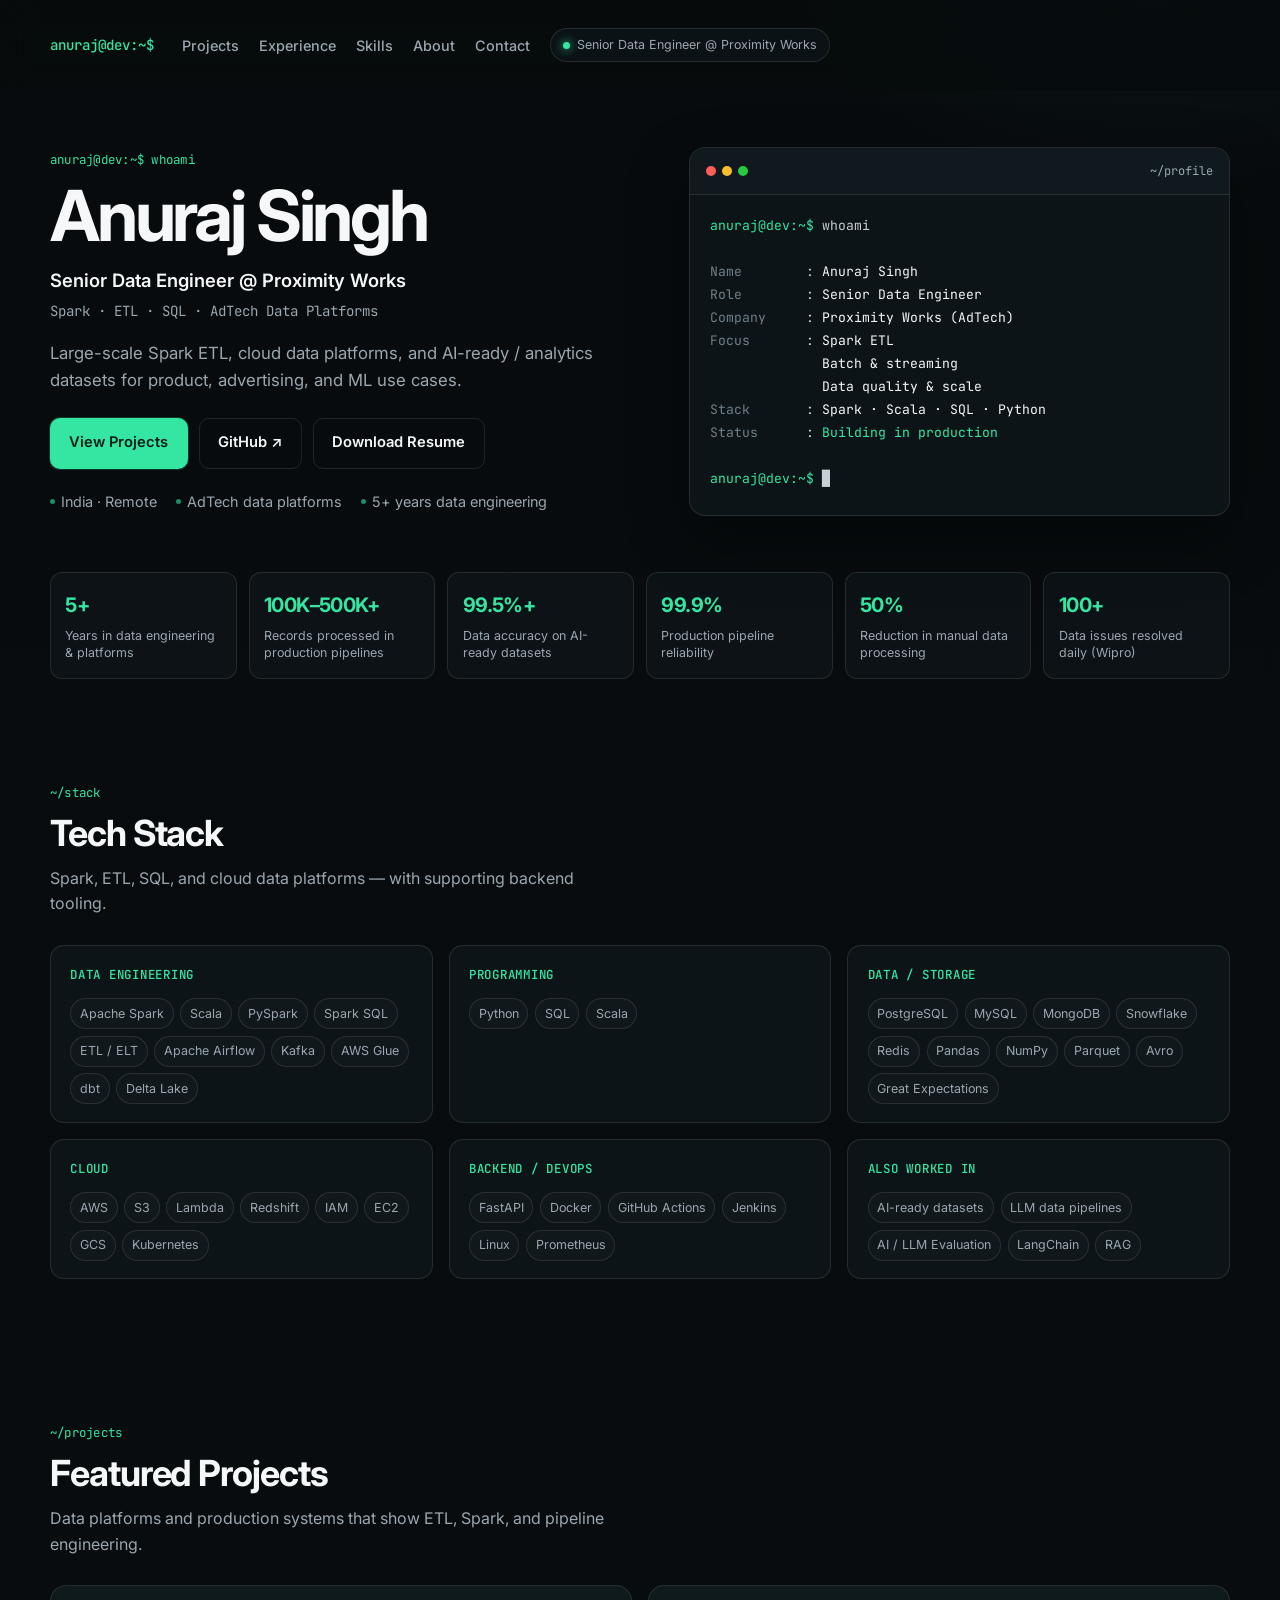
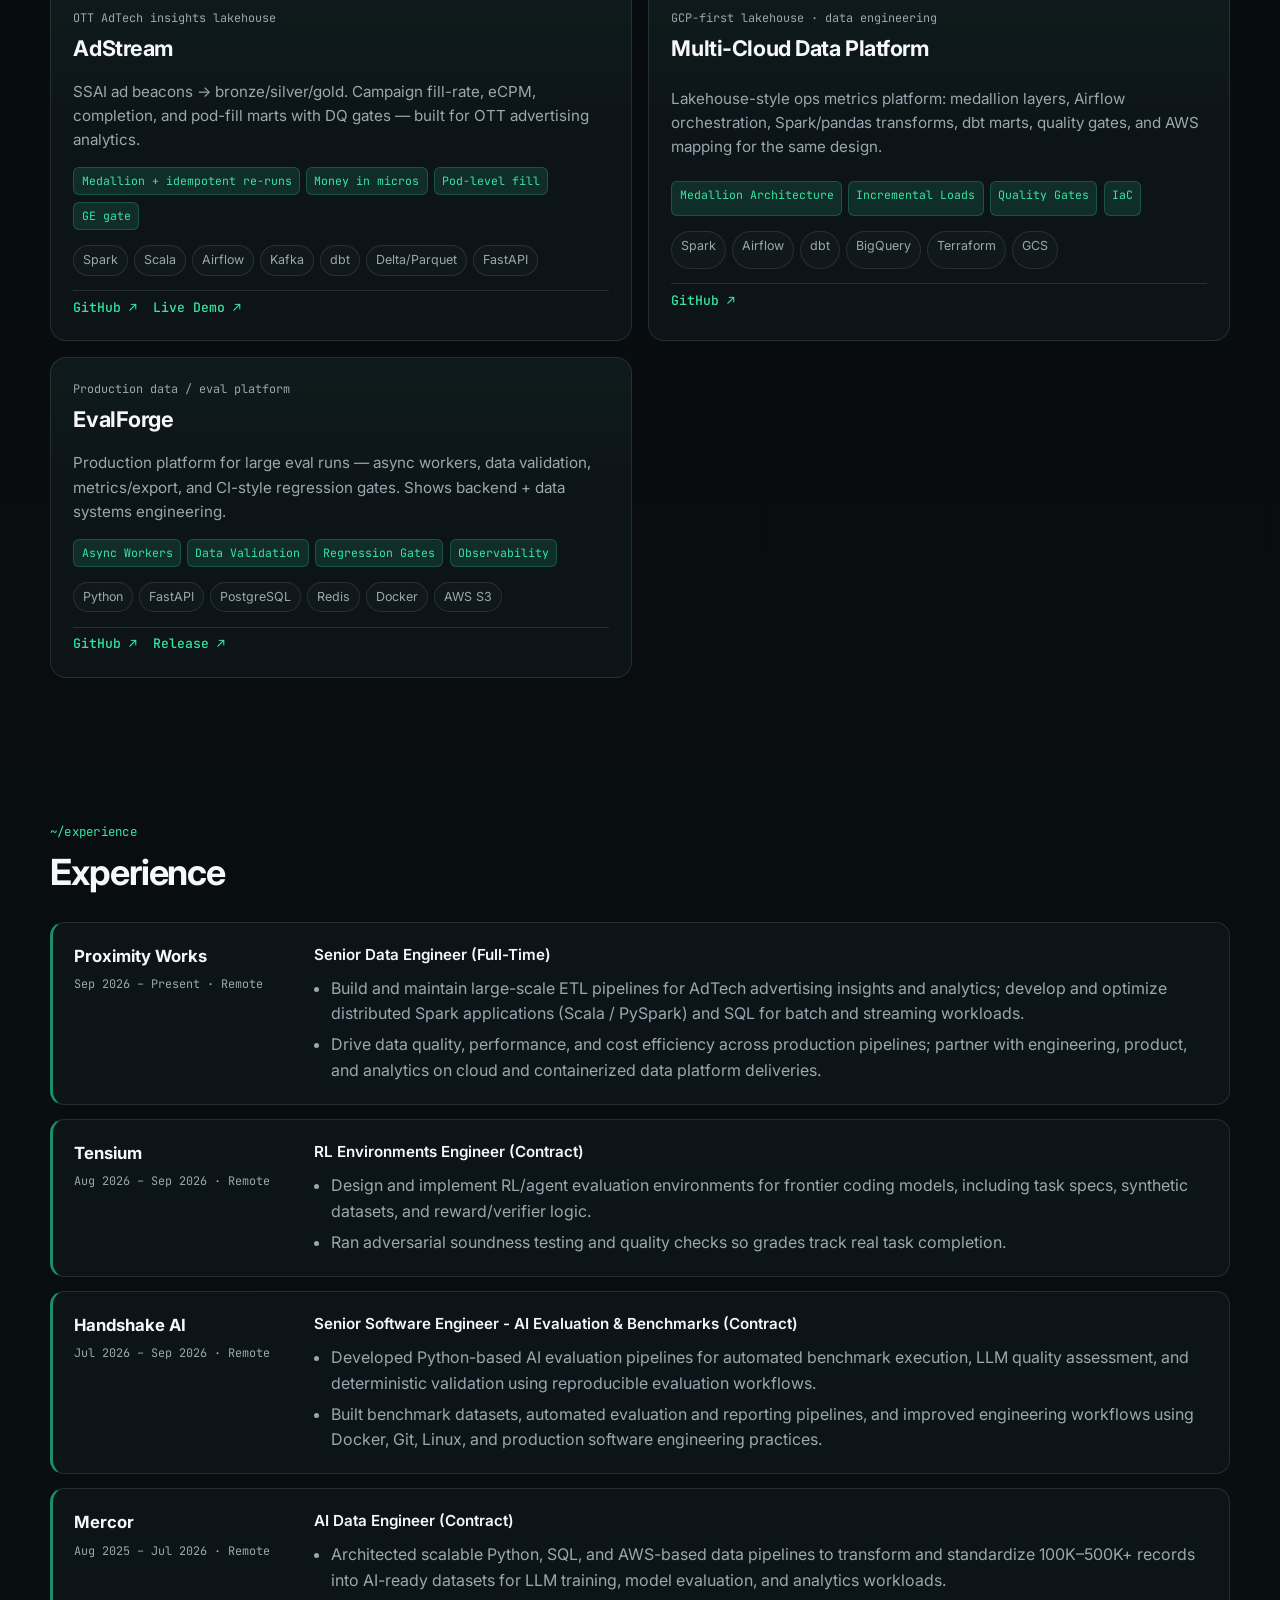
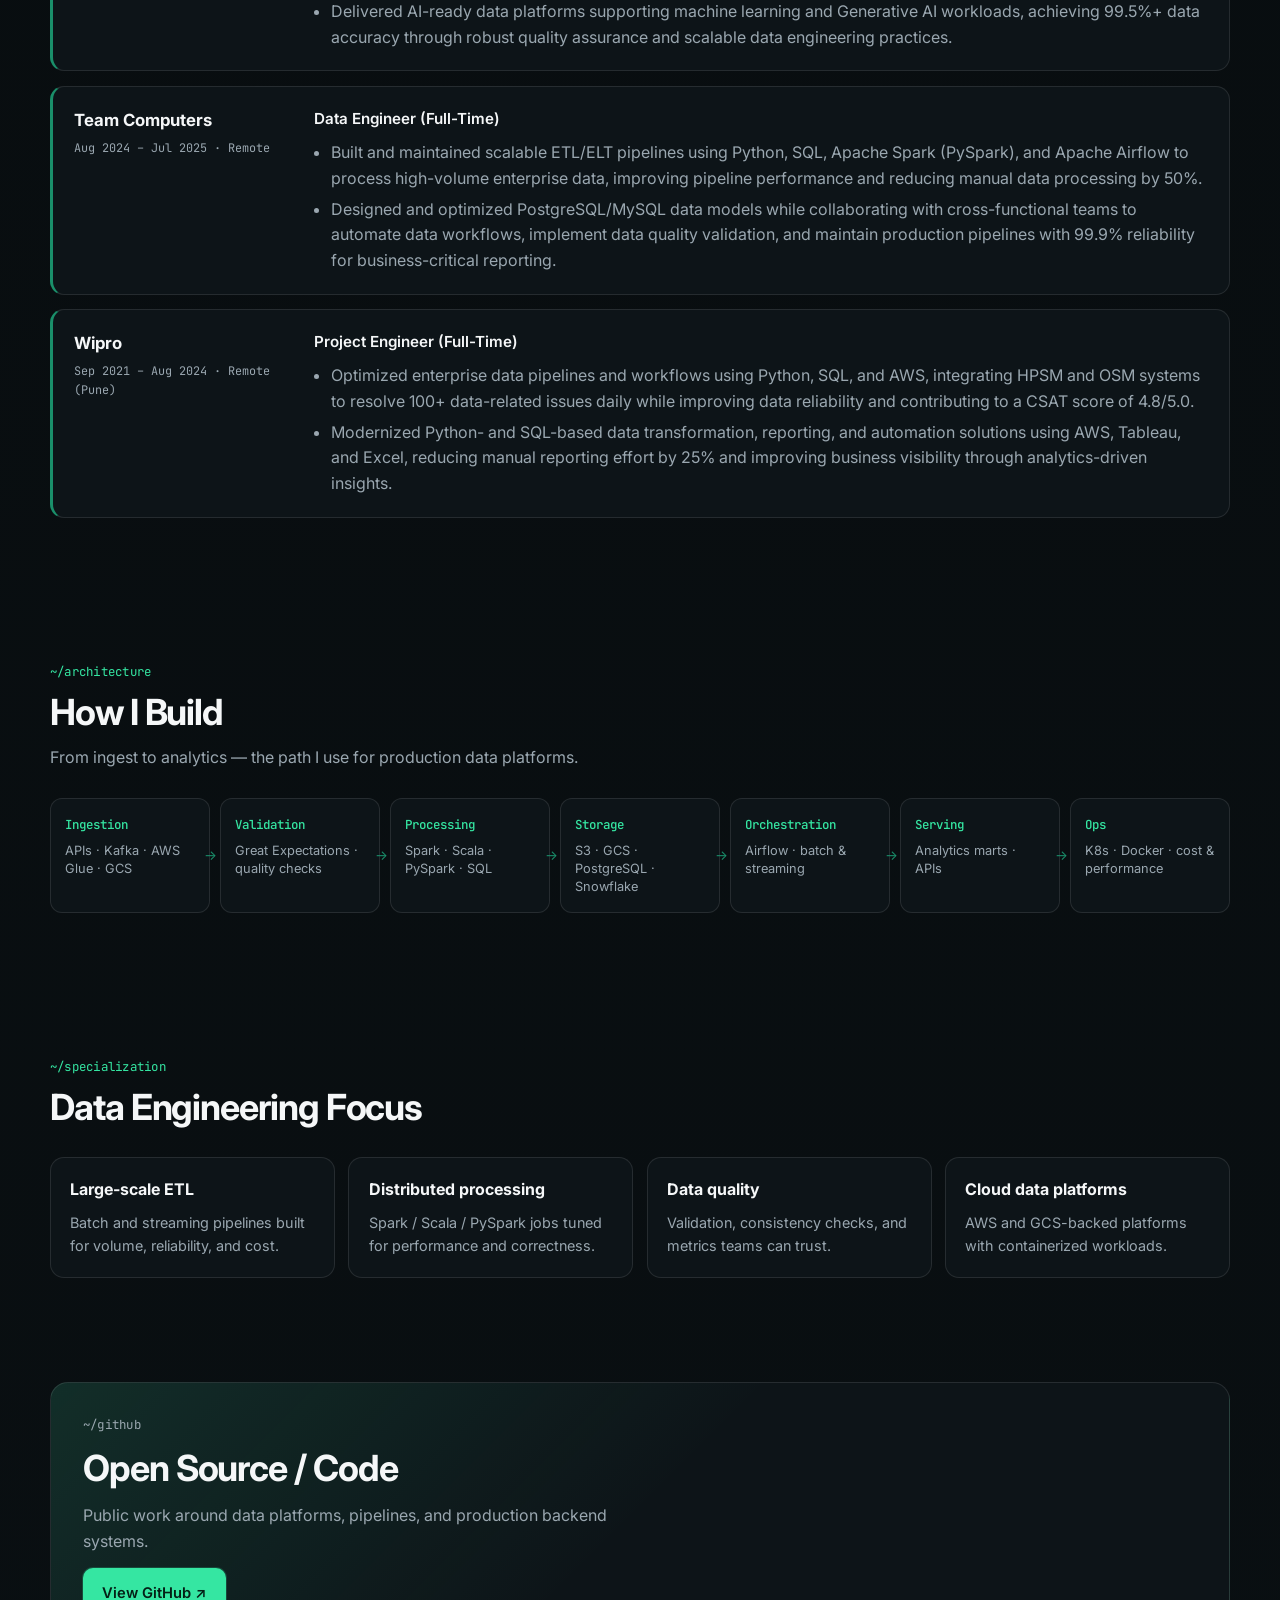
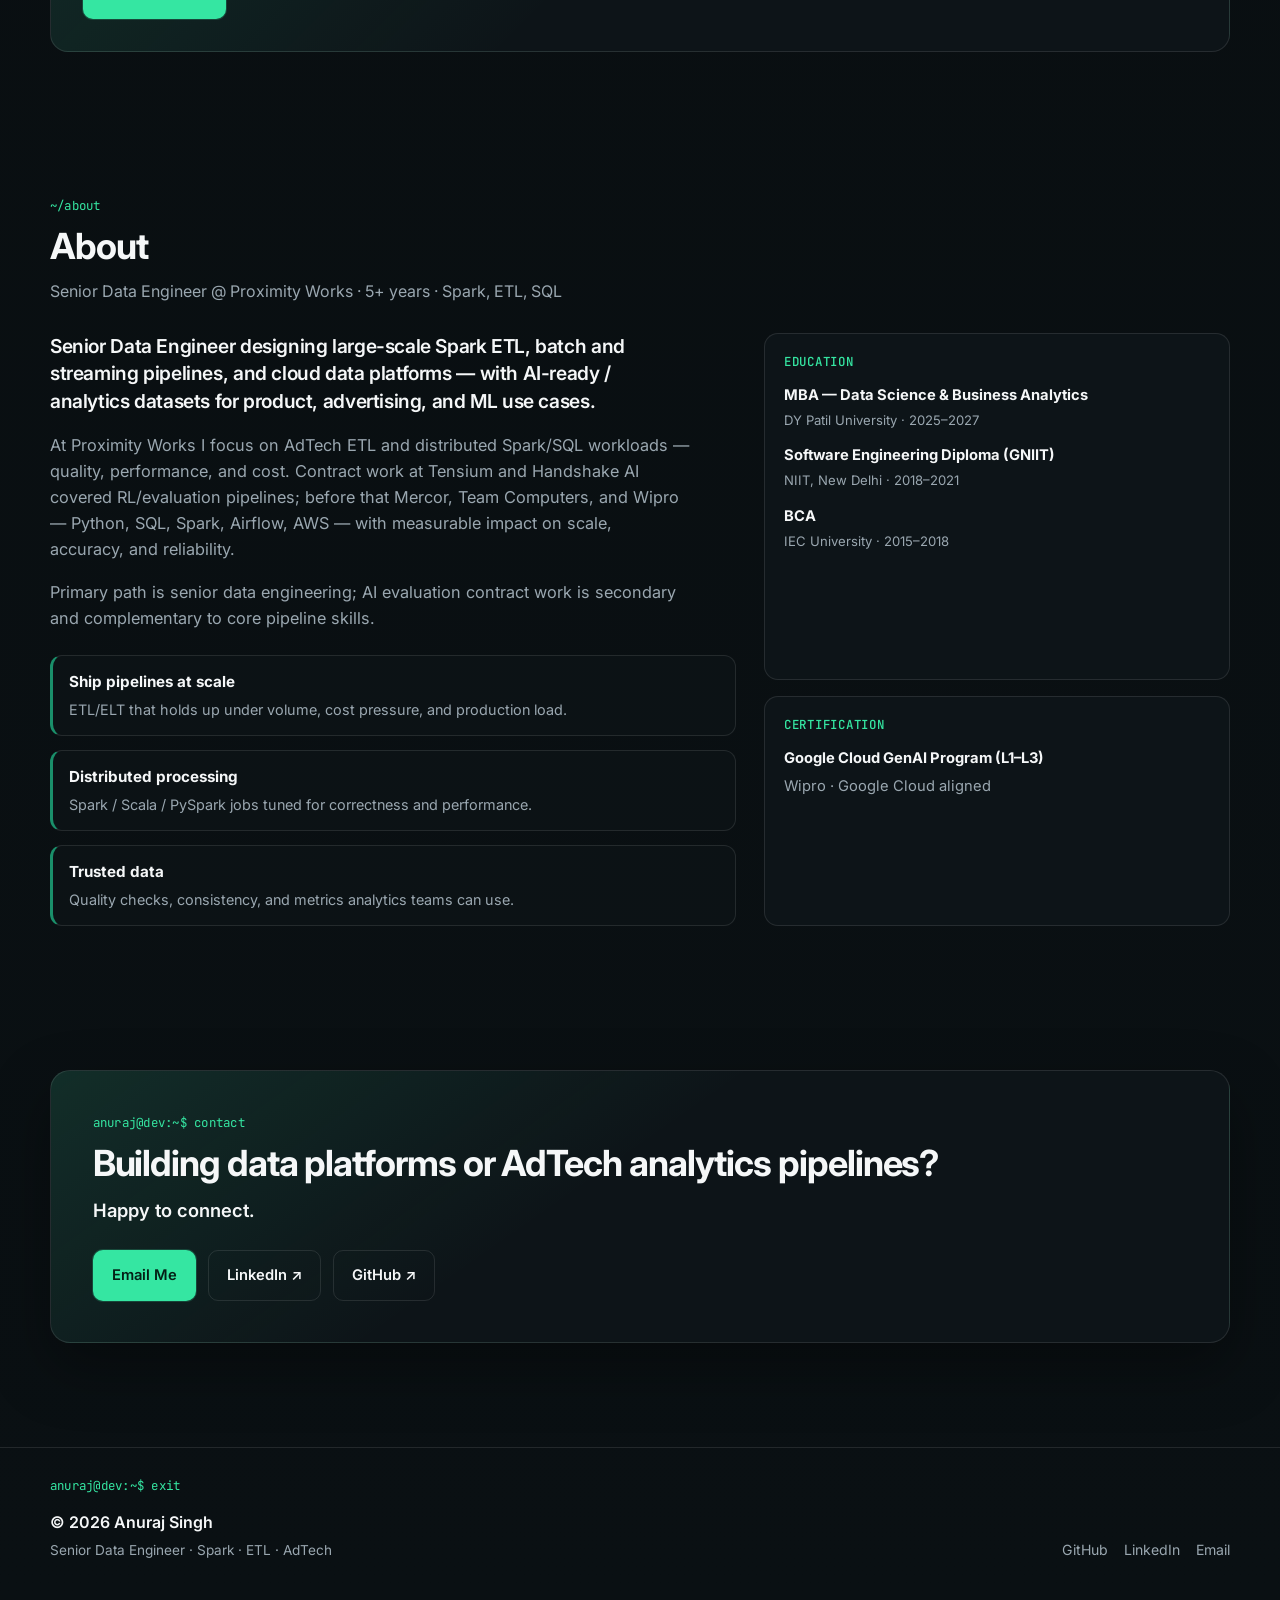
<file: index.html>
<!DOCTYPE html>
<html lang="en">
  <head>
    <meta charset="UTF-8" />
    <meta name="viewport" content="width=device-width, initial-scale=1.0" />
    <title>Anuraj Singh — Senior Data Engineer</title>
    <meta
      name="description"
      content="Senior Data Engineer at Proximity Works. Spark, ETL, SQL, and large-scale data platforms for AdTech analytics."
    />
    <meta property="og:title" content="Anuraj Singh — Senior Data Engineer" />
    <meta
      property="og:description"
      content="Senior Data Engineer at Proximity Works. Spark, ETL, SQL, and large-scale data platforms for AdTech analytics."
    />
    <meta property="og:type" content="website" />
    <meta property="og:url" content="https://anurajsingh9.github.io/anuraj-portfolio/" />
    <meta name="theme-color" content="#070B0D" />
    <link rel="preconnect" href="https://fonts.googleapis.com" />
    <link rel="preconnect" href="https://fonts.gstatic.com" crossorigin />
    <link
      href="https://fonts.googleapis.com/css2?family=Inter:wght@400;500;600;700&family=JetBrains+Mono:wght@400;500;600&display=swap"
      rel="stylesheet"
    />
    <meta http-equiv="Cache-Control" content="no-cache, no-store, must-revalidate" />
    <meta http-equiv="Pragma" content="no-cache" />
    <link rel="stylesheet" href="styles.css?v=20260923resume" />
  </head>
  <body>
    <a class="skip-link" href="#main">Skip to content</a>

    <header class="site-header">
      <div class="header-inner">
        <a class="brand" href="#top">anuraj@dev:~$</a>
        <button
          class="nav-toggle"
          type="button"
          aria-expanded="false"
          aria-controls="site-nav"
          aria-label="Open menu"
        >
          <span></span><span></span>
        </button>
        <nav id="site-nav" class="site-nav" aria-label="Primary">
          <a href="#projects">Projects</a>
          <a href="#experience">Experience</a>
          <a href="#skills">Skills</a>
          <a href="#about">About</a>
          <a href="#contact">Contact</a>
        </nav>
        <p class="status-pill" aria-label="Current role">
          <span class="status-dot" aria-hidden="true"></span>
          Senior Data Engineer @ Proximity Works
        </p>
      </div>
    </header>

    <main id="main">
      <section id="top" class="hero section">
        <div class="hero-grid">
          <div class="hero-copy">
            <p class="mono-label">anuraj@dev:~$ whoami</p>
            <h1>Anuraj Singh</h1>
            <p class="hero-role">Senior Data Engineer @ Proximity Works</p>
            <p class="hero-focus">Spark · ETL · SQL · AdTech Data Platforms</p>
            <p class="hero-lede">
              Large-scale Spark ETL, cloud data platforms, and AI-ready /
              analytics datasets for product, advertising, and ML use cases.
            </p>
            <div class="hero-actions">
              <a class="btn primary" href="#projects">View Projects</a>
              <a
                class="btn ghost"
                href="https://github.com/AnurajSingh9"
                target="_blank"
                rel="noopener noreferrer"
                >GitHub ↗</a
              >
              <a class="btn ghost" href="./assets/Anuraj-Singh-Resume-Sep2026.pdf" download
                >Download Resume</a
              >
            </div>
            <ul class="hero-meta">
              <li>India · Remote</li>
              <li>AdTech data platforms</li>
              <li>5+ years data engineering</li>
            </ul>
          </div>

          <aside class="terminal-panel" aria-label="Profile console">
            <div class="terminal-chrome">
              <div class="traffic" aria-hidden="true">
                <span></span><span></span><span></span>
              </div>
              <p class="terminal-path">~/profile</p>
            </div>
            <pre class="terminal-body"><span class="prompt">anuraj@dev:~$</span> whoami

<span class="k">Name</span>        : <span class="v">Anuraj Singh</span>
<span class="k">Role</span>        : <span class="v">Senior Data Engineer</span>
<span class="k">Company</span>     : <span class="v">Proximity Works (AdTech)</span>
<span class="k">Focus</span>       : <span class="v">Spark ETL</span>
              <span class="v">Batch &amp; streaming</span>
              <span class="v">Data quality &amp; scale</span>
<span class="k">Stack</span>       : <span class="v">Spark · Scala · SQL · Python</span>
<span class="k">Status</span>      : <span class="v accent">Building in production</span>

<span class="prompt">anuraj@dev:~$</span> <span class="cursor" aria-hidden="true">█</span></pre>
          </aside>
        </div>
      </section>

      <section class="proof section" aria-label="Impact metrics">
        <div class="proof-grid" id="proof-grid"></div>
      </section>

      <section id="skills" class="section">
        <div class="section-head">
          <p class="mono-label">~/stack</p>
          <h2>Tech Stack</h2>
          <p class="section-sub">
            Spark, ETL, SQL, and cloud data platforms — with supporting backend tooling.
          </p>
        </div>
        <div class="skills-grid" id="skills-grid"></div>
      </section>

      <section id="projects" class="section">
        <div class="section-head">
          <p class="mono-label">~/projects</p>
          <h2>Featured Projects</h2>
          <p class="section-sub">
            Data platforms and production systems that show ETL, Spark, and
            pipeline engineering.
          </p>
        </div>
        <div class="project-grid" id="project-grid"></div>
      </section>

      <section id="experience" class="section">
        <div class="section-head">
          <p class="mono-label">~/experience</p>
          <h2>Experience</h2>
        </div>
        <div class="experience-list" id="experience-list"></div>
      </section>

      <section id="build" class="section">
        <div class="section-head">
          <p class="mono-label">~/architecture</p>
          <h2>How I Build</h2>
          <p class="section-sub">
            From ingest to analytics — the path I use for production data platforms.
          </p>
        </div>
        <ol class="flow" id="arch-flow"></ol>
      </section>

      <section id="specialization" class="section">
        <div class="section-head">
          <p class="mono-label">~/specialization</p>
          <h2>Data Engineering Focus</h2>
        </div>
        <div class="spec-grid" id="spec-grid"></div>
      </section>

      <section id="opensource" class="section opensource">
        <div class="os-card">
          <p class="mono-label">~/github</p>
          <h2>Open Source / Code</h2>
          <p>
            Public work around data platforms, pipelines, and production backend
            systems.
          </p>
          <a
            class="btn primary"
            href="https://github.com/AnurajSingh9"
            target="_blank"
            rel="noopener noreferrer"
            >View GitHub ↗</a
          >
        </div>
      </section>

      <section id="about" class="section">
        <div class="section-head">
          <p class="mono-label">~/about</p>
          <h2>About</h2>
          <p class="section-sub">
            Senior Data Engineer @ Proximity Works · 5+ years · Spark, ETL, SQL
          </p>
        </div>
        <div class="about-grid">
          <div class="about-copy">
            <p class="about-lead">
              Senior Data Engineer designing large-scale Spark ETL, batch and
              streaming pipelines, and cloud data platforms — with AI-ready /
              analytics datasets for product, advertising, and ML use cases.
            </p>
            <p>
              At Proximity Works I focus on AdTech ETL and distributed Spark/SQL
              workloads — quality, performance, and cost. Contract work at Tensium
              and Handshake AI covered RL/evaluation pipelines; before that Mercor,
              Team Computers, and Wipro — Python, SQL, Spark, Airflow, AWS — with
              measurable impact on scale, accuracy, and reliability.
            </p>
            <p>
              Primary path is senior data engineering; AI evaluation contract work
              is secondary and complementary to core pipeline skills.
            </p>
            <ul class="about-points">
              <li>
                <strong>Ship pipelines at scale</strong>
                <span>ETL/ELT that holds up under volume, cost pressure, and production load.</span>
              </li>
              <li>
                <strong>Distributed processing</strong>
                <span>Spark / Scala / PySpark jobs tuned for correctness and performance.</span>
              </li>
              <li>
                <strong>Trusted data</strong>
                <span>Quality checks, consistency, and metrics analytics teams can use.</span>
              </li>
            </ul>
          </div>
          <div class="about-side">
            <div>
              <h3>Education</h3>
              <ul class="edu-list" id="edu-list"></ul>
            </div>
            <div>
              <h3>Certification</h3>
              <p class="cert" id="cert-block"></p>
            </div>
          </div>
        </div>
      </section>

      <section id="contact" class="section contact">
        <div class="contact-panel">
          <p class="mono-label">anuraj@dev:~$ contact</p>
          <h2>Building data platforms or AdTech analytics pipelines?</h2>
          <p class="contact-lede">Happy to connect.</p>
          <div class="hero-actions">
            <a class="btn primary" href="mailto:anurajsingh0909@gmail.com">Email Me</a>
            <a
              class="btn ghost"
              href="https://www.linkedin.com/in/anuraj-singh/"
              target="_blank"
              rel="noopener noreferrer"
              >LinkedIn ↗</a
            >
            <a
              class="btn ghost"
              href="https://github.com/AnurajSingh9"
              target="_blank"
              rel="noopener noreferrer"
              >GitHub ↗</a
            >
          </div>
        </div>
      </section>
    </main>

    <footer class="site-footer">
      <div class="footer-inner">
        <p class="mono-label">anuraj@dev:~$ exit</p>
        <div class="footer-row">
          <div>
            <p class="footer-name">© <span id="year"></span> Anuraj Singh</p>
            <p class="footer-focus">Senior Data Engineer · Spark · ETL · AdTech</p>
          </div>
          <div class="footer-links">
            <a href="https://github.com/AnurajSingh9" target="_blank" rel="noopener noreferrer">GitHub</a>
            <a href="https://www.linkedin.com/in/anuraj-singh/" target="_blank" rel="noopener noreferrer">LinkedIn</a>
            <a href="mailto:anurajsingh0909@gmail.com">Email</a>
          </div>
        </div>
      </div>
    </footer>

    <script src="data.js?v=20260923resume"></script>
    <script src="script.js?v=20260923resume"></script>
  </body>
</html>
</file>
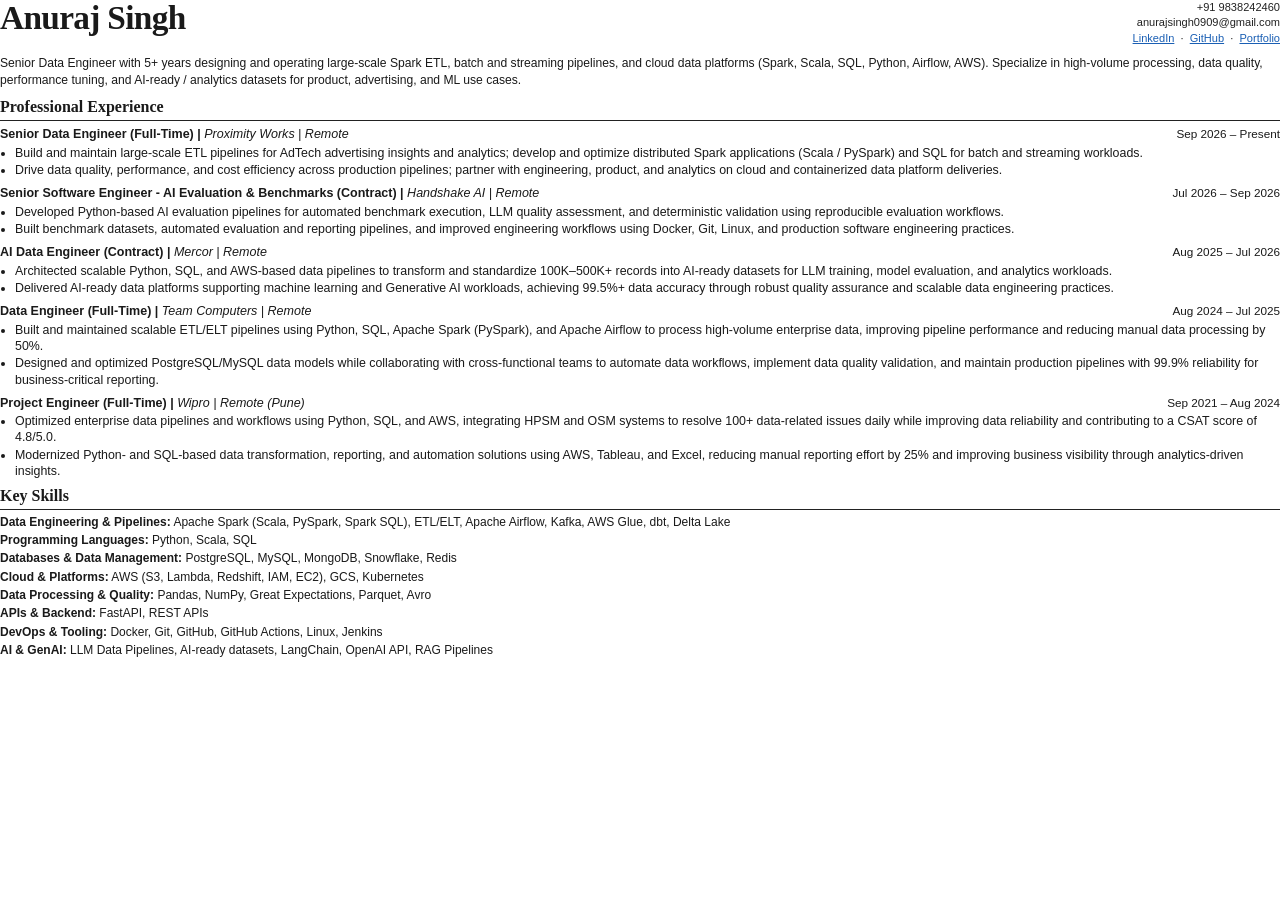
<file: assets/Anuraj-Singh-Resume.html>
<!DOCTYPE html>
<html lang="en">
<head>
  <meta charset="UTF-8" />
  <title>Anuraj Singh — Resume</title>
  <style>
    @page { size: Letter; margin: 0.42in 0.52in; }
    * { box-sizing: border-box; margin: 0; padding: 0; }
    body {
      font-family: "Helvetica Neue", Helvetica, Arial, sans-serif;
      font-size: 9.3pt;
      line-height: 1.3;
      color: #1a1a1a;
      -webkit-print-color-adjust: exact;
      print-color-adjust: exact;
    }
    .header {
      display: flex;
      justify-content: space-between;
      align-items: flex-start;
      margin-bottom: 9px;
    }
    h1 {
      font-family: Georgia, "Times New Roman", serif;
      font-size: 25pt;
      font-weight: 700;
      letter-spacing: -0.02em;
      line-height: 1.1;
    }
    .contact {
      text-align: right;
      font-size: 8.3pt;
      line-height: 1.4;
      color: #222;
    }
    .contact a { color: #1a5fb4; text-decoration: underline; }
    .summary {
      font-size: 9.1pt;
      line-height: 1.36;
      margin-bottom: 9px;
    }
    h2 {
      font-family: Georgia, "Times New Roman", serif;
      font-size: 12pt;
      font-weight: 700;
      margin: 7px 0 5px;
      padding-bottom: 2px;
      border-bottom: 1.2px solid #222;
    }
    .job { margin-bottom: 7px; }
    .job-head {
      display: flex;
      justify-content: space-between;
      align-items: baseline;
      gap: 12px;
    }
    .job-title { font-weight: 700; font-size: 9.4pt; }
    .job-meta { font-style: italic; font-weight: 400; }
    .dates { white-space: nowrap; font-size: 8.8pt; flex-shrink: 0; }
    ul { margin: 2px 0 0 15px; padding: 0; }
    li { margin-bottom: 1.5px; }
    .skill-row {
      margin-bottom: 2.5px;
      font-size: 9pt;
      line-height: 1.32;
    }
    .skill-row strong { font-weight: 700; }
  </style>
</head>
<body>
  <div class="header">
    <h1>Anuraj Singh</h1>
    <div class="contact">
      +91 9838242460<br />
      anurajsingh0909@gmail.com<br />
      <a href="https://www.linkedin.com/in/anuraj-singh/">LinkedIn</a>
      &nbsp;·&nbsp;
      <a href="https://github.com/AnurajSingh9">GitHub</a>
      &nbsp;·&nbsp;
      <a href="https://anurajsingh9.github.io/anuraj-portfolio/">Portfolio</a>
    </div>
  </div>

  <p class="summary">
    Senior Data Engineer with 5+ years designing and operating large-scale Spark ETL, batch and streaming pipelines, and cloud data platforms (Spark, Scala, SQL, Python, Airflow, AWS). Specialize in high-volume processing, data quality, performance tuning, and AI-ready / analytics datasets for product, advertising, and ML use cases.
  </p>

  <h2>Professional Experience</h2>

  <div class="job">
    <div class="job-head">
      <div class="job-title">
        Senior Data Engineer (Full-Time) |
        <span class="job-meta">Proximity Works | Remote</span>
      </div>
      <div class="dates">Sep 2026 – Present</div>
    </div>
    <ul>
      <li>Build and maintain large-scale ETL pipelines for AdTech advertising insights and analytics; develop and optimize distributed Spark applications (Scala / PySpark) and SQL for batch and streaming workloads.</li>
      <li>Drive data quality, performance, and cost efficiency across production pipelines; partner with engineering, product, and analytics on cloud and containerized data platform deliveries.</li>
    </ul>
  </div>

  <div class="job">
    <div class="job-head">
      <div class="job-title">
        Senior Software Engineer - AI Evaluation &amp; Benchmarks (Contract) |
        <span class="job-meta">Handshake AI | Remote</span>
      </div>
      <div class="dates">Jul 2026 – Sep 2026</div>
    </div>
    <ul>
      <li>Developed Python-based AI evaluation pipelines for automated benchmark execution, LLM quality assessment, and deterministic validation using reproducible evaluation workflows.</li>
      <li>Built benchmark datasets, automated evaluation and reporting pipelines, and improved engineering workflows using Docker, Git, Linux, and production software engineering practices.</li>
    </ul>
  </div>

  <div class="job">
    <div class="job-head">
      <div class="job-title">
        AI Data Engineer (Contract) |
        <span class="job-meta">Mercor | Remote</span>
      </div>
      <div class="dates">Aug 2025 – Jul 2026</div>
    </div>
    <ul>
      <li>Architected scalable Python, SQL, and AWS-based data pipelines to transform and standardize 100K–500K+ records into AI-ready datasets for LLM training, model evaluation, and analytics workloads.</li>
      <li>Delivered AI-ready data platforms supporting machine learning and Generative AI workloads, achieving 99.5%+ data accuracy through robust quality assurance and scalable data engineering practices.</li>
    </ul>
  </div>

  <div class="job">
    <div class="job-head">
      <div class="job-title">
        Data Engineer (Full-Time) |
        <span class="job-meta">Team Computers | Remote</span>
      </div>
      <div class="dates">Aug 2024 – Jul 2025</div>
    </div>
    <ul>
      <li>Built and maintained scalable ETL/ELT pipelines using Python, SQL, Apache Spark (PySpark), and Apache Airflow to process high-volume enterprise data, improving pipeline performance and reducing manual data processing by 50%.</li>
      <li>Designed and optimized PostgreSQL/MySQL data models while collaborating with cross-functional teams to automate data workflows, implement data quality validation, and maintain production pipelines with 99.9% reliability for business-critical reporting.</li>
    </ul>
  </div>

  <div class="job">
    <div class="job-head">
      <div class="job-title">
        Project Engineer (Full-Time) |
        <span class="job-meta">Wipro | Remote (Pune)</span>
      </div>
      <div class="dates">Sep 2021 – Aug 2024</div>
    </div>
    <ul>
      <li>Optimized enterprise data pipelines and workflows using Python, SQL, and AWS, integrating HPSM and OSM systems to resolve 100+ data-related issues daily while improving data reliability and contributing to a CSAT score of 4.8/5.0.</li>
      <li>Modernized Python- and SQL-based data transformation, reporting, and automation solutions using AWS, Tableau, and Excel, reducing manual reporting effort by 25% and improving business visibility through analytics-driven insights.</li>
    </ul>
  </div>

  <h2>Key Skills</h2>
  <div class="skill-row"><strong>Data Engineering &amp; Pipelines:</strong> Apache Spark (Scala, PySpark, Spark SQL), ETL/ELT, Apache Airflow, Kafka, AWS Glue, dbt, Delta Lake</div>
  <div class="skill-row"><strong>Programming Languages:</strong> Python, Scala, SQL</div>
  <div class="skill-row"><strong>Databases &amp; Data Management:</strong> PostgreSQL, MySQL, MongoDB, Snowflake, Redis</div>
  <div class="skill-row"><strong>Cloud &amp; Platforms:</strong> AWS (S3, Lambda, Redshift, IAM, EC2), GCS, Kubernetes</div>
  <div class="skill-row"><strong>Data Processing &amp; Quality:</strong> Pandas, NumPy, Great Expectations, Parquet, Avro</div>
  <div class="skill-row"><strong>APIs &amp; Backend:</strong> FastAPI, REST APIs</div>
  <div class="skill-row"><strong>DevOps &amp; Tooling:</strong> Docker, Git, GitHub, GitHub Actions, Linux, Jenkins</div>
  <div class="skill-row"><strong>AI &amp; GenAI:</strong> LLM Data Pipelines, AI-ready datasets, LangChain, OpenAI API, RAG Pipelines</div>
</body>
</html>
</file>
<file: styles.css>
:root {
  --bg: #070b0d;
  --bg-2: #0a1013;
  --card: #0d1418;
  --card-2: #10191e;
  --border: rgba(255, 255, 255, 0.1);
  --border-strong: rgba(53, 230, 162, 0.35);
  --text: #f5f7f8;
  --muted: #9aa7b0;
  --accent: #35e6a2;
  --accent-muted: #1a8f6a;
  --accent-glow: rgba(53, 230, 162, 0.12);
  --font: "Inter", system-ui, -apple-system, sans-serif;
  --mono: "JetBrains Mono", ui-monospace, monospace;
  --max: 1180px;
  --radius: 14px;
  --shadow: 0 24px 60px rgba(0, 0, 0, 0.35);
}

*,
*::before,
*::after {
  box-sizing: border-box;
}

html {
  scroll-behavior: smooth;
}

body {
  margin: 0;
  min-height: 100vh;
  color: var(--text);
  font-family: var(--font);
  background:
    radial-gradient(900px 420px at 12% -8%, rgba(53, 230, 162, 0.08), transparent 55%),
    radial-gradient(700px 380px at 90% 0%, rgba(80, 140, 180, 0.06), transparent 50%),
    linear-gradient(180deg, var(--bg) 0%, var(--bg-2) 100%);
  line-height: 1.6;
}

img {
  max-width: 100%;
}

a {
  color: inherit;
}

:focus-visible {
  outline: 2px solid var(--accent);
  outline-offset: 3px;
}

.skip-link {
  position: absolute;
  left: 1rem;
  top: -3rem;
  z-index: 100;
  padding: 0.6rem 0.9rem;
  background: var(--accent);
  color: #042016;
  border-radius: 8px;
  text-decoration: none;
  font-weight: 600;
}

.skip-link:focus {
  top: 1rem;
}

.mono-label {
  margin: 0 0 0.65rem;
  font-family: var(--mono);
  font-size: 0.78rem;
  color: var(--accent);
  letter-spacing: 0.02em;
}

.section {
  width: min(var(--max), calc(100% - 2rem));
  margin: 0 auto;
  padding: 4.5rem 0;
}

.section-head {
  margin-bottom: 1.75rem;
  max-width: 40rem;
}

.section-head h2,
.contact-panel h2,
.os-card h2 {
  margin: 0;
  font-size: clamp(1.7rem, 3.2vw, 2.25rem);
  letter-spacing: -0.03em;
  line-height: 1.15;
}

.section-sub {
  margin: 0.7rem 0 0;
  color: var(--muted);
  max-width: 36rem;
}

.btn {
  display: inline-flex;
  align-items: center;
  justify-content: center;
  gap: 0.35rem;
  padding: 0.8rem 1.15rem;
  border-radius: 10px;
  text-decoration: none;
  font-weight: 600;
  font-size: 0.92rem;
  border: 1px solid transparent;
  transition: transform 0.2s ease, background 0.2s ease, border-color 0.2s ease, box-shadow 0.2s ease;
}

.btn:hover {
  transform: translateY(-2px);
}

.btn.primary {
  background: var(--accent);
  color: #042016;
  box-shadow: 0 0 0 1px rgba(53, 230, 162, 0.2);
}

.btn.primary:hover {
  box-shadow: 0 0 24px rgba(53, 230, 162, 0.2);
}

.btn.ghost {
  background: transparent;
  border-color: var(--border);
  color: var(--text);
}

.btn.ghost:hover {
  border-color: var(--border-strong);
  background: rgba(53, 230, 162, 0.04);
}

.site-header {
  position: sticky;
  top: 0;
  z-index: 50;
  backdrop-filter: blur(16px);
  background: rgba(7, 11, 13, 0.82);
  border-bottom: 1px solid transparent;
}

.site-header.is-scrolled {
  border-bottom-color: var(--border);
}

.header-inner {
  width: min(var(--max), calc(100% - 2rem));
  margin: 0 auto;
  padding: 0.95rem 0;
  display: flex;
  align-items: center;
  gap: 1.25rem;
}

.brand {
  font-family: var(--mono);
  font-size: 0.88rem;
  color: var(--accent);
  text-decoration: none;
  font-weight: 500;
  white-space: nowrap;
}

.site-nav {
  display: flex;
  gap: 1.25rem;
  margin-left: 0.5rem;
}

.site-nav a {
  text-decoration: none;
  color: var(--muted);
  font-size: 0.9rem;
  font-weight: 500;
}

.site-nav a:hover,
.site-nav a.is-active {
  color: var(--text);
}

.status-pill {
  margin: 0 0 0 0 auto;
  display: inline-flex;
  align-items: center;
  gap: 0.45rem;
  padding: 0.4rem 0.75rem;
  border: 1px solid var(--border);
  border-radius: 999px;
  background: rgba(13, 20, 24, 0.9);
  color: var(--muted);
  font-size: 0.78rem;
  white-space: nowrap;
}

.status-dot {
  width: 7px;
  height: 7px;
  border-radius: 50%;
  background: var(--accent);
  box-shadow: 0 0 10px var(--accent);
}

.nav-toggle {
  display: none;
  margin-left: auto;
  width: 2.4rem;
  height: 2.4rem;
  border: 1px solid var(--border);
  border-radius: 8px;
  background: var(--card);
  padding: 0;
  cursor: pointer;
}

.nav-toggle span {
  display: block;
  width: 1rem;
  height: 1.5px;
  margin: 0.28rem auto;
  background: var(--text);
}

.hero {
  padding-top: 3.5rem;
  padding-bottom: 3rem;
}

.hero-grid {
  display: grid;
  grid-template-columns: 1.05fr 0.95fr;
  gap: 2.5rem;
  align-items: center;
}

.hero h1 {
  margin: 0;
  font-size: clamp(2.8rem, 6vw, 4.4rem);
  letter-spacing: -0.045em;
  line-height: 1.02;
}

.hero-role {
  margin: 0.9rem 0 0;
  font-size: 1.15rem;
  font-weight: 600;
}

.hero-focus {
  margin: 0.25rem 0 0;
  color: var(--muted);
  font-family: var(--mono);
  font-size: 0.88rem;
}

.hero-lede {
  margin: 1.1rem 0 0;
  max-width: 34rem;
  color: var(--muted);
  font-size: 1.05rem;
}

.hero-actions {
  display: flex;
  flex-wrap: wrap;
  gap: 0.7rem;
  margin-top: 1.5rem;
}

.hero-meta {
  list-style: none;
  margin: 1.35rem 0 0;
  padding: 0;
  display: flex;
  flex-wrap: wrap;
  gap: 0.65rem 1.15rem;
  color: var(--muted);
  font-size: 0.9rem;
}

.hero-meta li {
  display: inline-flex;
  align-items: center;
  gap: 0.4rem;
}

.hero-meta li::before {
  content: "";
  width: 5px;
  height: 5px;
  border-radius: 50%;
  background: var(--accent-muted);
}

.terminal-panel {
  border: 1px solid var(--border);
  border-radius: 16px;
  background: var(--card);
  box-shadow: var(--shadow);
  overflow: hidden;
}

.terminal-chrome {
  display: flex;
  align-items: center;
  justify-content: space-between;
  gap: 1rem;
  padding: 0.85rem 1rem;
  border-bottom: 1px solid var(--border);
  background: var(--card-2);
}

.traffic {
  display: flex;
  gap: 0.4rem;
}

.traffic span {
  width: 10px;
  height: 10px;
  border-radius: 50%;
  background: #3a4550;
}

.traffic span:nth-child(1) {
  background: #ff5f56;
}

.traffic span:nth-child(2) {
  background: #ffbd2e;
}

.traffic span:nth-child(3) {
  background: #27c93f;
}

.terminal-path {
  margin: 0;
  font-family: var(--mono);
  font-size: 0.75rem;
  color: var(--muted);
}

.terminal-body {
  margin: 0;
  padding: 1.25rem 1.25rem 1.5rem;
  font-family: var(--mono);
  font-size: 0.82rem;
  line-height: 1.75;
  color: #c5d0d7;
  white-space: pre-wrap;
}

.terminal-body .prompt {
  color: var(--accent);
}

.terminal-body .k {
  color: #6f7f89;
}

.terminal-body .v {
  color: var(--text);
}

.terminal-body .accent {
  color: var(--accent);
}

.cursor {
  animation: blink 1s step-end infinite;
}

.proof {
  padding-top: 0.5rem;
  padding-bottom: 2rem;
}

.proof-grid {
  display: grid;
  grid-template-columns: repeat(6, minmax(0, 1fr));
  gap: 0.75rem;
}

.proof-item {
  border: 1px solid var(--border);
  border-radius: 12px;
  background: rgba(13, 20, 24, 0.85);
  padding: 1rem 0.9rem;
  min-height: 96px;
}

.proof-item strong {
  display: block;
  font-size: 1.25rem;
  letter-spacing: -0.03em;
  color: var(--accent);
  margin-bottom: 0.35rem;
}

.proof-item span {
  display: block;
  color: var(--muted);
  font-size: 0.78rem;
  line-height: 1.4;
}

.skills-grid {
  display: grid;
  grid-template-columns: repeat(3, minmax(0, 1fr));
  gap: 1rem;
}

.skill-card {
  border: 1px solid var(--border);
  border-radius: var(--radius);
  background: var(--card);
  padding: 1.2rem 1.2rem 1.1rem;
}

.skill-card h3 {
  margin: 0 0 0.85rem;
  font-family: var(--mono);
  font-size: 0.78rem;
  letter-spacing: 0.06em;
  text-transform: uppercase;
  color: var(--accent);
  font-weight: 500;
}

.pill-wrap {
  display: flex;
  flex-wrap: wrap;
  gap: 0.4rem;
}

.pill {
  display: inline-flex;
  padding: 0.28rem 0.55rem;
  border-radius: 999px;
  border: 1px solid var(--border);
  background: rgba(255, 255, 255, 0.02);
  color: var(--muted);
  font-size: 0.78rem;
}

.project-grid {
  display: grid;
  grid-template-columns: repeat(2, minmax(0, 1fr));
  gap: 1rem;
}

.project-card {
  display: grid;
  gap: 0.9rem;
  padding: 1.4rem;
  border: 1px solid var(--border);
  border-radius: 16px;
  background:
    linear-gradient(180deg, rgba(53, 230, 162, 0.03), transparent 40%),
    var(--card);
  transition: transform 0.2s ease, border-color 0.2s ease, box-shadow 0.2s ease;
}

.project-card:hover {
  transform: translateY(-3px);
  border-color: var(--border-strong);
  box-shadow: 0 0 0 1px rgba(53, 230, 162, 0.08), 0 20px 40px rgba(0, 0, 0, 0.25);
}

.project-top {
  display: flex;
  justify-content: space-between;
  gap: 1rem;
  align-items: flex-start;
}

.project-label {
  margin: 0;
  font-family: var(--mono);
  font-size: 0.74rem;
  color: var(--muted);
}

.project-card h3 {
  margin: 0.2rem 0 0;
  font-size: 1.35rem;
  letter-spacing: -0.02em;
}

.project-card > p {
  margin: 0;
  color: var(--muted);
  font-size: 0.95rem;
}

.highlight-row {
  display: flex;
  flex-wrap: wrap;
  gap: 0.4rem;
}

.highlight {
  font-family: var(--mono);
  font-size: 0.72rem;
  color: var(--accent);
  border: 1px solid rgba(53, 230, 162, 0.22);
  background: var(--accent-glow);
  border-radius: 6px;
  padding: 0.25rem 0.45rem;
}

.project-footer {
  display: flex;
  gap: 1rem;
  padding-top: 0.35rem;
  border-top: 1px solid var(--border);
}

.project-footer a {
  color: var(--accent);
  text-decoration: none;
  font-family: var(--mono);
  font-size: 0.82rem;
  font-weight: 500;
}

.project-footer a:hover {
  text-decoration: underline;
}

.experience-list {
  display: grid;
  gap: 0.9rem;
}

.exp-card {
  display: grid;
  grid-template-columns: 220px 1fr;
  gap: 1.25rem;
  padding: 1.25rem 1.3rem;
  border: 1px solid var(--border);
  border-radius: var(--radius);
  background: var(--card);
  border-left: 3px solid var(--accent-muted);
}

.exp-meta h3 {
  margin: 0;
  font-size: 1.05rem;
}

.exp-meta .company {
  margin: 0.3rem 0 0;
  color: var(--text);
  font-weight: 500;
  font-size: 0.92rem;
}

.exp-meta .dates {
  margin: 0.35rem 0 0;
  font-family: var(--mono);
  font-size: 0.74rem;
  color: var(--muted);
}

.exp-body .title {
  margin: 0 0 0.55rem;
  font-weight: 600;
  font-size: 0.95rem;
}

.exp-body ul {
  margin: 0;
  padding-left: 1.1rem;
  color: var(--muted);
  display: grid;
  gap: 0.35rem;
}

.flow {
  list-style: none;
  margin: 0;
  padding: 0;
  display: grid;
  grid-template-columns: repeat(7, minmax(0, 1fr));
  gap: 0.65rem;
}

.flow-step {
  position: relative;
  border: 1px solid var(--border);
  border-radius: 12px;
  background: var(--card);
  padding: 1rem 0.85rem;
  min-height: 110px;
}

.flow-step::after {
  content: "→";
  position: absolute;
  right: -0.55rem;
  top: 50%;
  transform: translateY(-50%);
  color: var(--accent-muted);
  font-size: 0.85rem;
  z-index: 1;
}

.flow-step:last-child::after {
  content: none;
}

.flow-step strong {
  display: block;
  font-family: var(--mono);
  font-size: 0.78rem;
  color: var(--accent);
  margin-bottom: 0.45rem;
  font-weight: 500;
}

.flow-step span {
  display: block;
  color: var(--muted);
  font-size: 0.8rem;
  line-height: 1.4;
}

.spec-grid {
  display: grid;
  grid-template-columns: repeat(4, minmax(0, 1fr));
  gap: 0.85rem;
}

.spec-card {
  border: 1px solid var(--border);
  border-radius: var(--radius);
  background: var(--card);
  padding: 1.2rem;
}

.spec-card h3 {
  margin: 0 0 0.55rem;
  font-size: 1rem;
}

.spec-card p {
  margin: 0;
  color: var(--muted);
  font-size: 0.9rem;
}

.opensource {
  padding-top: 2rem;
}

.os-card {
  border: 1px solid var(--border);
  border-radius: 18px;
  background:
    linear-gradient(135deg, var(--accent-glow), transparent 50%),
    var(--card);
  padding: clamp(1.4rem, 3vw, 2rem);
  display: grid;
  gap: 0.85rem;
  justify-items: start;
}

.os-card p {
  margin: 0;
  color: var(--muted);
  max-width: 36rem;
}

.about-grid {
  display: grid;
  grid-template-columns: 1.25fr 0.85fr;
  gap: 1.75rem;
}

.about-copy p {
  margin: 0 0 1rem;
  max-width: 40rem;
  color: var(--muted);
  font-size: 1.02rem;
}

.about-lead {
  color: var(--text) !important;
  font-size: 1.2rem !important;
  font-weight: 600;
  letter-spacing: -0.02em;
  line-height: 1.45;
  max-width: 38rem !important;
}

.about-points {
  list-style: none;
  margin: 1.5rem 0 0;
  padding: 0;
  display: grid;
  gap: 0.85rem;
}

.about-points li {
  display: grid;
  gap: 0.2rem;
  padding: 0.9rem 1rem;
  border: 1px solid var(--border);
  border-radius: 12px;
  background: rgba(13, 20, 24, 0.7);
  border-left: 3px solid var(--accent-muted);
}

.about-points strong {
  font-size: 0.95rem;
  color: var(--text);
}

.about-points span {
  color: var(--muted);
  font-size: 0.9rem;
}

.about-side {
  display: grid;
  gap: 1rem;
}

.about-side > div {
  border: 1px solid var(--border);
  border-radius: var(--radius);
  background: var(--card);
  padding: 1.15rem 1.2rem;
}

.about-side h3 {
  margin: 0 0 0.75rem;
  font-family: var(--mono);
  font-size: 0.78rem;
  letter-spacing: 0.06em;
  text-transform: uppercase;
  color: var(--accent);
  font-weight: 500;
}

.edu-list {
  list-style: none;
  margin: 0;
  padding: 0;
  display: grid;
  gap: 0.85rem;
}

.edu-list li strong {
  display: block;
  font-size: 0.92rem;
}

.edu-list li span {
  display: block;
  color: var(--muted);
  font-size: 0.82rem;
  margin-top: 0.15rem;
}

.cert {
  margin: 0;
  color: var(--muted);
  font-size: 0.92rem;
}

.cert strong {
  display: block;
  color: var(--text);
  margin-bottom: 0.25rem;
}

.contact-panel {
  border: 1px solid var(--border);
  border-radius: 20px;
  background:
    linear-gradient(145deg, var(--accent-glow), transparent 45%),
    var(--card);
  padding: clamp(1.6rem, 4vw, 2.6rem);
  box-shadow: var(--shadow);
}

.contact-lede {
  margin: 0.75rem 0 0;
  font-size: 1.15rem;
  font-weight: 600;
}

.site-footer {
  border-top: 1px solid var(--border);
  margin-top: 2rem;
}

.footer-inner {
  width: min(var(--max), calc(100% - 2rem));
  margin: 0 auto;
  padding: 1.75rem 0 2.5rem;
}

.footer-row {
  display: flex;
  justify-content: space-between;
  gap: 1rem;
  align-items: flex-end;
  margin-top: 0.85rem;
}

.footer-name {
  margin: 0;
  font-weight: 600;
}

.footer-focus {
  margin: 0.25rem 0 0;
  color: var(--muted);
  font-size: 0.85rem;
}

.footer-links {
  display: flex;
  gap: 1rem;
}

.footer-links a {
  color: var(--muted);
  text-decoration: none;
  font-size: 0.88rem;
}

.footer-links a:hover {
  color: var(--accent);
}

.reveal {
  opacity: 0;
  transform: translateY(14px);
  transition: opacity 0.5s ease, transform 0.5s ease;
}

.reveal.is-visible {
  opacity: 1;
  transform: none;
}

@keyframes blink {
  50% {
    opacity: 0;
  }
}

@media (max-width: 1100px) {
  .proof-grid {
    grid-template-columns: repeat(3, minmax(0, 1fr));
  }

  .flow {
    grid-template-columns: repeat(4, minmax(0, 1fr));
  }

  .flow-step:nth-child(4)::after {
    content: none;
  }

  .spec-grid {
    grid-template-columns: repeat(2, minmax(0, 1fr));
  }
}

@media (max-width: 900px) {
  .hero-grid,
  .project-grid,
  .about-grid,
  .skills-grid {
    grid-template-columns: 1fr;
  }

  .exp-card {
    grid-template-columns: 1fr;
    gap: 0.55rem;
  }

  .nav-toggle {
    display: inline-block;
  }

  .site-nav {
    display: none;
    position: absolute;
    left: 1rem;
    right: 1rem;
    top: calc(100% + 0.35rem);
    flex-direction: column;
    gap: 0;
    padding: 0.5rem;
    border: 1px solid var(--border);
    border-radius: 12px;
    background: var(--card);
    box-shadow: var(--shadow);
  }

  .site-nav.is-open {
    display: flex;
  }

  .site-nav a {
    padding: 0.8rem 0.9rem;
    border-radius: 8px;
  }

  .site-nav a:hover {
    background: rgba(255, 255, 255, 0.03);
  }

  .header-inner {
    position: relative;
    flex-wrap: wrap;
  }

  .status-pill {
    order: 3;
    margin-left: 0;
    width: 100%;
    justify-content: center;
  }

  .flow {
    grid-template-columns: 1fr 1fr;
  }

  .flow-step::after {
    content: none;
  }
}

@media (max-width: 640px) {
  .proof-grid,
  .spec-grid {
    grid-template-columns: 1fr 1fr;
  }

  .hero-actions,
  .footer-row {
    flex-direction: column;
    align-items: flex-start;
  }

  .section {
    padding: 3.25rem 0;
  }
}

@media (prefers-reduced-motion: reduce) {
  html {
    scroll-behavior: auto;
  }

  .btn,
  .project-card,
  .reveal,
  .cursor {
    transition: none;
    animation: none;
  }

  .reveal {
    opacity: 1;
    transform: none;
  }
}
</file>
